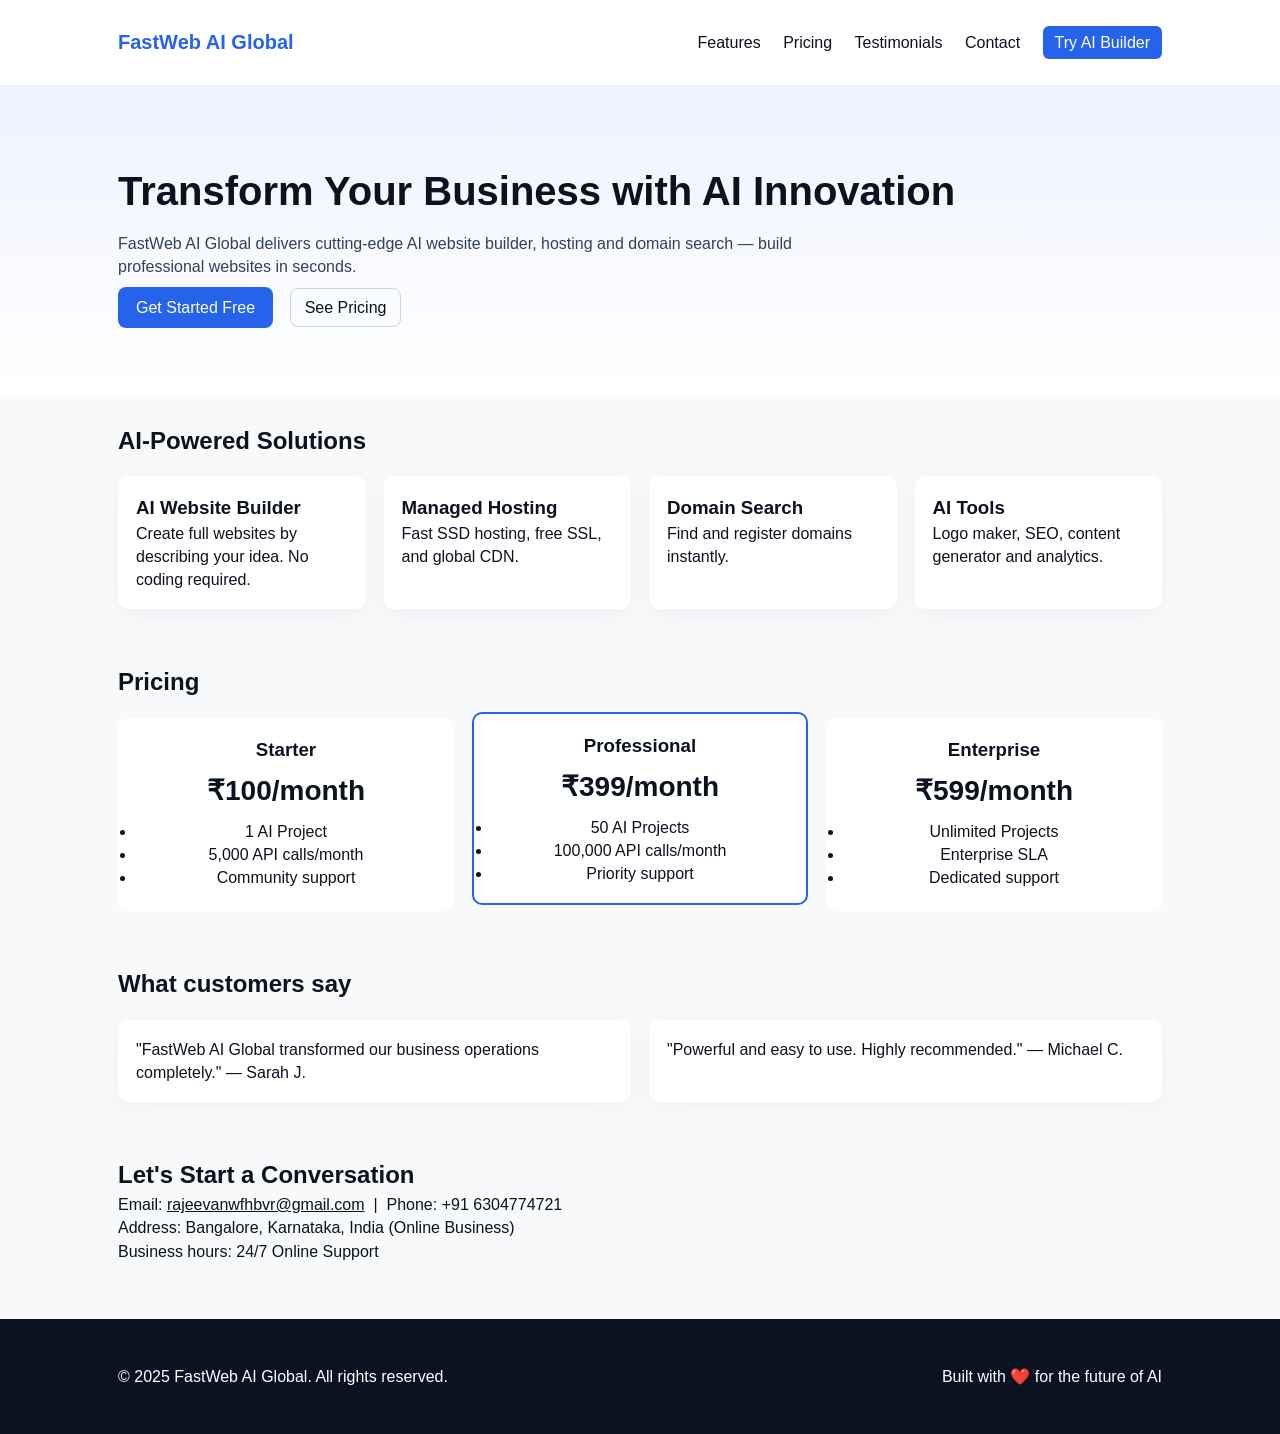
<file: index.html>
<!doctype html>
<html lang="en">
<head>
<meta charset="utf-8" />
<meta name="viewport" content="width=device-width,initial-scale=1" />
<title>FastWeb AI Global — AI Website Builder & Hosting</title>
<link rel="stylesheet" href="style.css">
</head>
<body>
<header class="topbar">
  <div class="container">
    <div class="brand">FastWeb AI Global</div>
    <nav class="nav">
      <a href="#features">Features</a>
      <a href="#pricing">Pricing</a>
      <a href="#testimonials">Testimonials</a>
      <a href="#contact">Contact</a>
      <a class="btn" href="ai-builder-demo.html">Try AI Builder</a>
    </nav>
  </div>
</header>

<section class="hero">
  <div class="container">
    <h1>Transform Your Business with AI Innovation</h1>
    <p>FastWeb AI Global delivers cutting-edge AI website builder, hosting and domain search — build professional websites in seconds.</p>
    <div class="cta">
      <a class="primary" href="ai-builder-demo.html">Get Started Free</a>
      <a class="ghost" href="#pricing">See Pricing</a>
    </div>
  </div>
</section>

<section id="features" class="container features">
  <h2>AI-Powered Solutions</h2>
  <div class="grid">
    <div class="card"><h3>AI Website Builder</h3><p>Create full websites by describing your idea. No coding required.</p></div>
    <div class="card"><h3>Managed Hosting</h3><p>Fast SSD hosting, free SSL, and global CDN.</p></div>
    <div class="card"><h3>Domain Search</h3><p>Find and register domains instantly.</p></div>
    <div class="card"><h3>AI Tools</h3><p>Logo maker, SEO, content generator and analytics.</p></div>
  </div>
</section>

<section id="pricing" class="container pricing">
  <h2>Pricing</h2>
  <div class="grid">
    <div class="price">
      <h3>Starter</h3>
      <div class="amount">₹100<span>/month</span></div>
      <ul>
        <li>1 AI Project</li>
        <li>5,000 API calls/month</li>
        <li>Community support</li>
      </ul>
    </div>
    <div class="price featured">
      <h3>Professional</h3>
      <div class="amount">₹399<span>/month</span></div>
      <ul>
        <li>50 AI Projects</li>
        <li>100,000 API calls/month</li>
        <li>Priority support</li>
      </ul>
    </div>
    <div class="price">
      <h3>Enterprise</h3>
      <div class="amount">₹599<span>/month</span></div>
      <ul>
        <li>Unlimited Projects</li>
        <li>Enterprise SLA</li>
        <li>Dedicated support</li>
      </ul>
    </div>
  </div>
</section>

<section id="testimonials" class="container testimonials">
  <h2>What customers say</h2>
  <div class="grid">
    <div class="testimonial card">"FastWeb AI Global transformed our business operations completely." — Sarah J.</div>
    <div class="testimonial card">"Powerful and easy to use. Highly recommended." — Michael C.</div>
  </div>
</section>

<section id="contact" class="container contact">
  <h2>Let's Start a Conversation</h2>
  <p>Email: <a href="mailto:rajeevanwfhbvr@gmail.com">rajeevanwfhbvr@gmail.com</a> &nbsp;|&nbsp; Phone: +91 6304774721</p>
  <p>Address: Bangalore, Karnataka, India (Online Business)</p>
  <p>Business hours: 24/7 Online Support</p>
</section>

<footer class="footer">
  <div class="container">
    <div>© 2025 FastWeb AI Global. All rights reserved.</div>
    <div>Built with ❤️ for the future of AI</div>
  </div>
</footer>
</body>
</html>
</file>
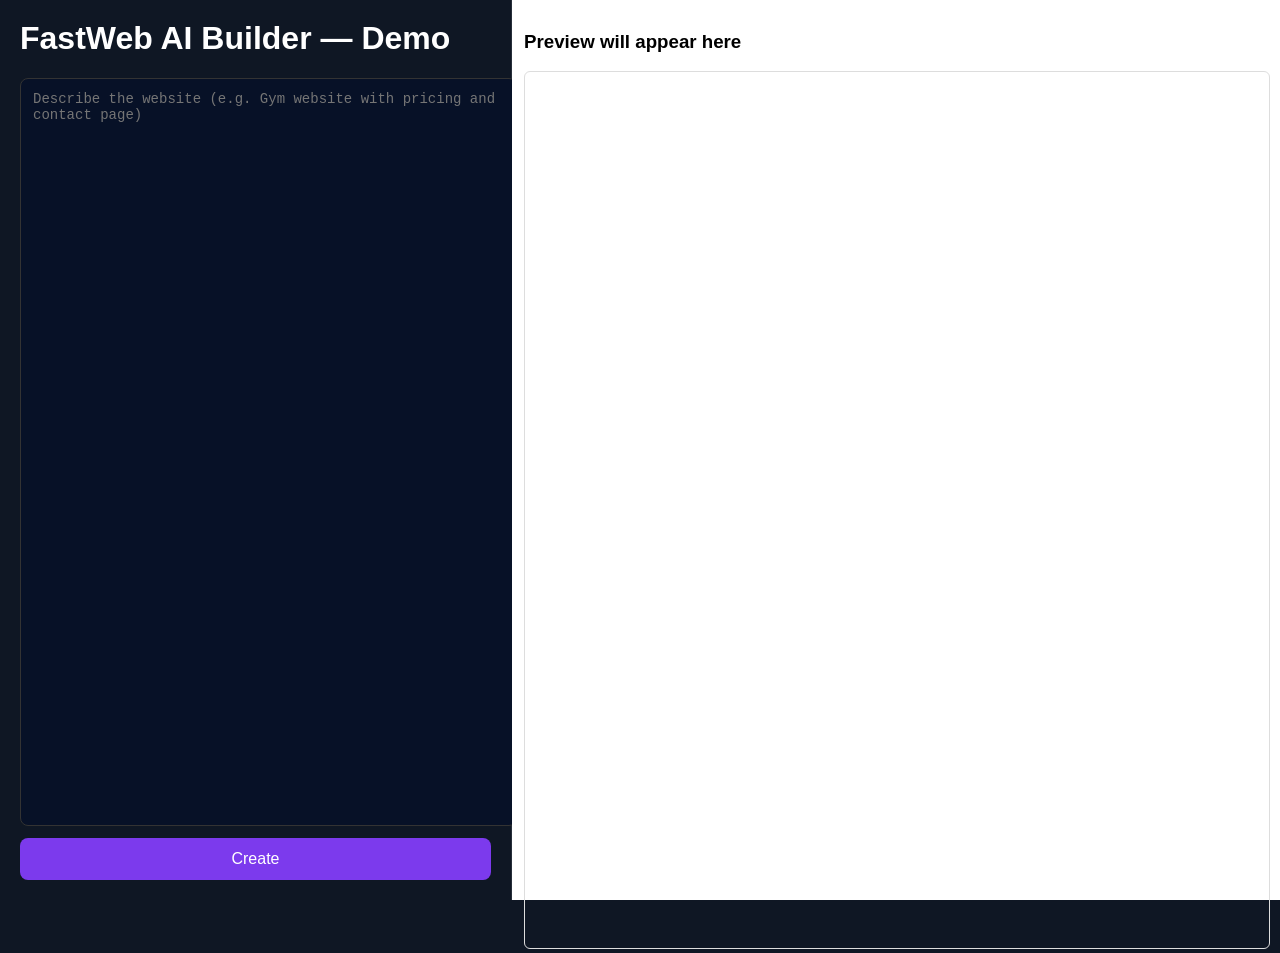
<file: ai-builder-demo.html>
<!DOCTYPE html>
<html lang="en">
<head>
  <meta charset="UTF-8" />
  <title>FastWeb AI Builder — Demo</title>
  <meta name="viewport" content="width=device-width, initial-scale=1" />

  <style>
    body {
      margin: 0;
      font-family: Arial, Helvetica, sans-serif;
      background: #0f1724;
      color: #fff;
      height: 100vh;
      display: flex;
    }
    .left {
      width: 40%;
      padding: 20px;
      box-sizing: border-box;
      border-right: 1px solid rgba(255,255,255,0.1);
      display: flex;
      flex-direction: column;
    }
    .right {
      flex: 1;
      background: #fff;
      color: #000;
      padding: 12px;
      box-sizing: border-box;
    }
    h1 {
      margin-top: 0;
    }
    textarea {
      flex: 1;
      width: 100%;
      resize: none;
      padding: 12px;
      border-radius: 8px;
      border: 1px solid #333;
      background: #071127;
      color: #fff;
      font-size: 14px;
    }
    button {
      margin-top: 12px;
      padding: 12px;
      border-radius: 8px;
      border: none;
      background: #7c3aed;
      color: #fff;
      font-size: 16px;
      cursor: pointer;
    }
    button:hover {
      background: #6d28d9;
    }
    iframe {
      width: 100%;
      height: 100%;
      border: 1px solid #ddd;
      border-radius: 6px;
    }
  </style>
</head>
<body>

  <div class="left">
    <h1>FastWeb AI Builder — Demo</h1>
    <textarea id="prompt" placeholder="Describe the website (e.g. Gym website with pricing and contact page)"></textarea>
    <button onclick="generate()">Create</button>
  </div>

  <div class="right">
    <h3>Preview will appear here</h3>
    <iframe id="preview"></iframe>
  </div>

  <script>
    async function generate() {
      const prompt = document.getElementById("prompt").value;
      if (!prompt) {
        alert("Please enter a description");
        return;
      }

      const res = await fetch("/api/generate", {
        method: "POST",
        headers: { "Content-Type": "application/json" },
        body: JSON.stringify({ prompt })
      });

      const data = await res.json();

      document.getElementById("preview").srcdoc =
        data.html || "<h2>Error generating site</h2>";
    }
  </script>

</body>
</html>
</file>
<file: style.css>
*{box-sizing:border-box;margin:0;padding:0}
body{font-family:Inter,Arial,sans-serif;color:#0b1220;line-height:1.45;background:#f7f9fb}
.container{max-width:1100px;margin:0 auto;padding:28px}
.topbar{background:#fff;border-bottom:1px solid #eceff4}
.topbar .container{display:flex;align-items:center;justify-content:space-between}
.brand{font-weight:700;color:#2563eb;font-size:20px}
.nav a{margin-left:18px;color:#0b1220;text-decoration:none}
.nav .btn{background:#2563eb;color:#fff;padding:8px 12px;border-radius:6px;text-decoration:none}
.hero{background:linear-gradient(180deg,#eef2ff 0,#fff 100%);padding:48px 0}
.hero h1{font-size:40px;color:#0b1220;margin-bottom:12px}
.hero p{color:#334155;margin-bottom:18px;max-width:760px}
.cta a.primary{background:#2563eb;color:#fff;padding:12px 18px;border-radius:8px;margin-right:12px;text-decoration:none}
.cta a.ghost{border:1px solid #cbd5e1;padding:10px 14px;border-radius:8px;text-decoration:none;color:#0b1220}
.features .grid,.pricing .grid,.testimonials .grid{display:grid;grid-template-columns:repeat(auto-fit,minmax(240px,1fr));gap:18px;margin-top:18px}
.card{background:#fff;padding:18px;border-radius:10px;box-shadow:0 6px 20px rgba(16,24,40,0.04)}
.price{background:#fff;padding:18px;border-radius:10px;text-align:center}
.price .amount{font-size:28px;font-weight:700;color:#0b1220;margin:8px 0}
.price.featured{border:2px solid #2563eb;transform:translateY(-6px)}
.testimonial{padding:18px}
.footer{background:#0b1220;color:#fff;padding:18px 0;margin-top:28px}
.footer .container{display:flex;justify-content:space-between}
a{color:inherit}
</file>
